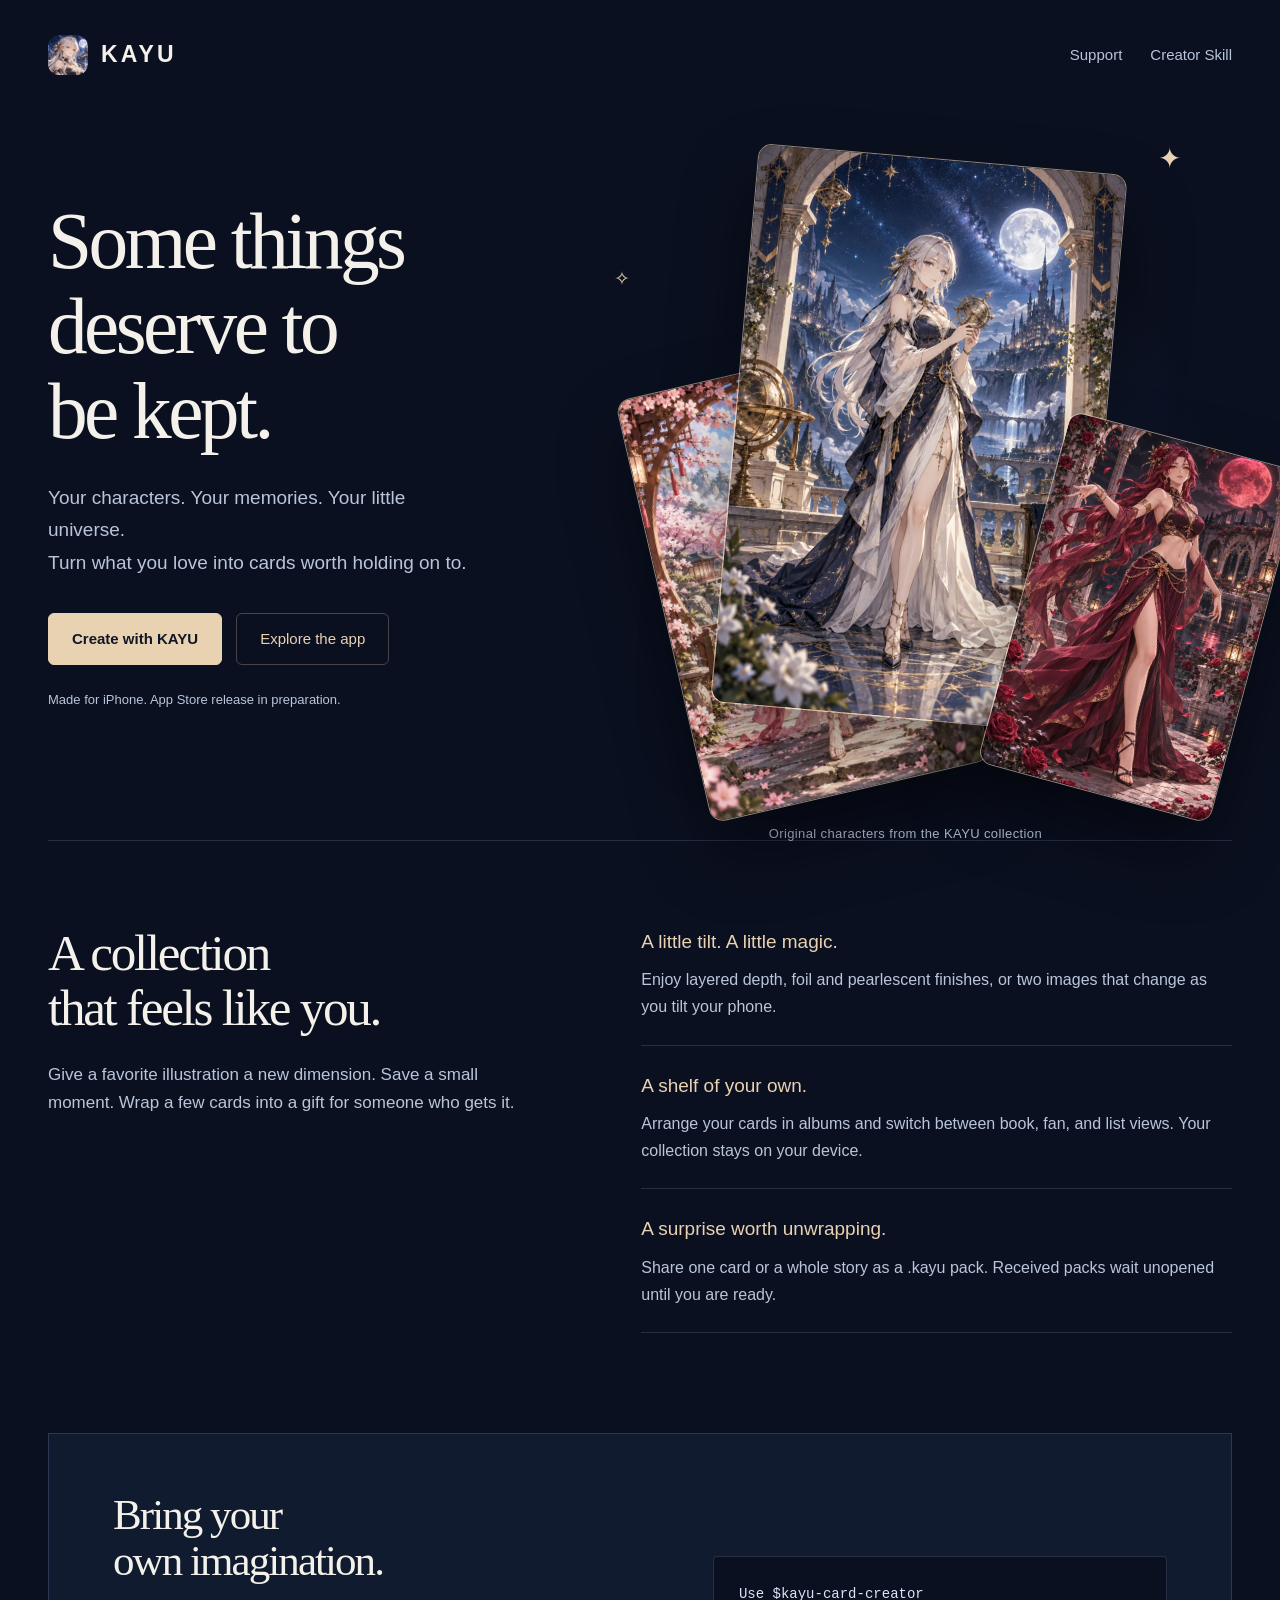
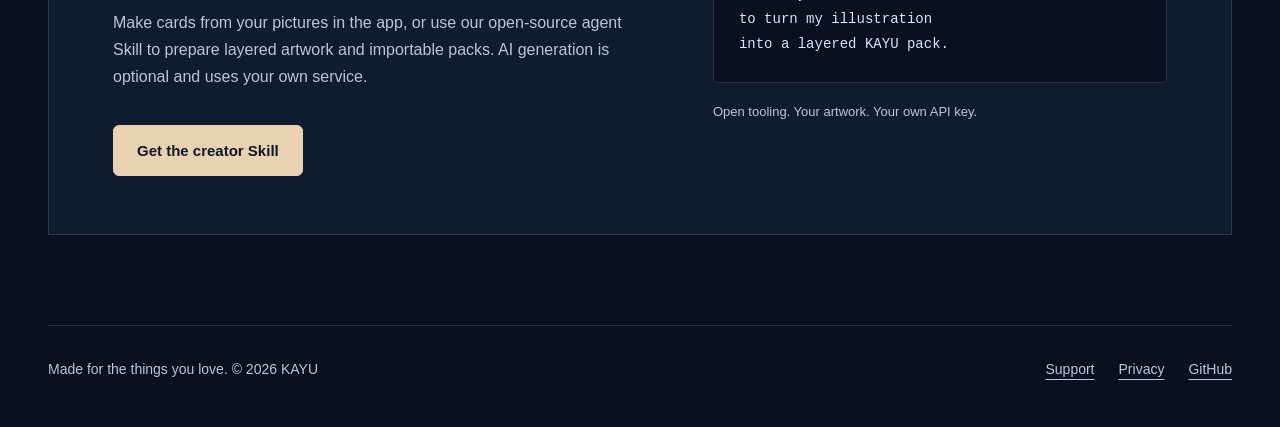
<file: docs/index.html>
<!doctype html>
<html lang="en"><head><meta charset="utf-8"><meta name="viewport" content="width=device-width, initial-scale=1"><title>KAYU — A home for your favorites</title><meta name="description" content="Make, collect, and share digital keepsake cards with depth, shimmer, and a little wonder."><meta name="theme-color" content="#0b1020"><meta property="og:title" content="KAYU — A home for your favorites"><meta property="og:description" content="Make, collect, and share digital keepsake cards with depth, shimmer, and a little wonder."><meta property="og:image" content="https://wangqvq.github.io/kayu/assets/moon.webp"><link rel="icon" href="assets/icon.png"><link rel="stylesheet" href="style.css"></head><body><header><a class="brand" href="./"><img src="assets/icon.png" alt="" width="40" height="40">KAYU</a><nav aria-label="Main navigation"><a href="support.html">Support</a><a href="https://github.com/WangQvQ/kayu">Creator Skill</a></nav></header><main><section class="hero" aria-labelledby="hero-title"><div class="hero-copy"><h1 id="hero-title">Some things<br>deserve to<br>be kept.</h1><p>Your characters. Your memories. Your little universe.<br>Turn what you love into cards worth holding on to.</p><div class="actions"><a class="button primary" href="#create">Create with KAYU</a><a class="button" href="support.html">Explore the app</a></div><small class="status">Made for iPhone. App Store release in preparation.</small></div><div class="stage" aria-label="Original KAYU character illustrations"><span class="star s1" aria-hidden="true">✦</span><span class="star s2" aria-hidden="true">✧</span><div class="art-card card-side"><img src="assets/sakura.webp" alt="A pink-haired traveler among cherry blossoms" width="600" height="900"></div><div class="art-card card-main"><img src="assets/moon.webp" alt="KAYU's silver-haired main character in a moonlit sea of stars" width="900" height="1350" fetchpriority="high"></div><div class="art-card card-third"><img src="assets/crimson.webp" alt="A crimson-haired fantasy character against a rose-colored sky" width="600" height="900"></div><span class="star s3" aria-hidden="true">✦</span><span class="caption">Original characters from the KAYU collection</span></div></section><section class="intro"><div><h2>A collection<br>that feels like you.</h2><p>Give a favorite illustration a new dimension. Save a small moment. Wrap a few cards into a gift for someone who gets it.</p></div><dl class="features"><div><dt>A little tilt. A little magic.</dt><dd>Enjoy layered depth, foil and pearlescent finishes, or two images that change as you tilt your phone.</dd></div><div><dt>A shelf of your own.</dt><dd>Arrange your cards in albums and switch between book, fan, and list views. Your collection stays on your device.</dd></div><div><dt>A surprise worth unwrapping.</dt><dd>Share one card or a whole story as a .kayu pack. Received packs wait unopened until you are ready.</dd></div></dl></section><section class="maker" id="create"><div><h2>Bring your<br>own imagination.</h2><p>Make cards from your pictures in the app, or use our open-source agent Skill to prepare layered artwork and importable packs. AI generation is optional and uses your own service.</p><div class="actions"><a class="button primary" href="https://github.com/WangQvQ/kayu/tree/main/skills/kayu-card-creator">Get the creator Skill</a></div></div><div><pre><code>Use $kayu-card-creator
to turn my illustration
into a layered KAYU pack.</code></pre><small>Open tooling. Your artwork. Your own API key.</small></div></section></main><footer><span>Made for the things you love. © 2026 KAYU</span><div class="footer-links"><a href="support.html">Support</a><a href="privacy.html">Privacy</a><a href="https://github.com/WangQvQ/kayu">GitHub</a></div></footer></body></html>
</file>
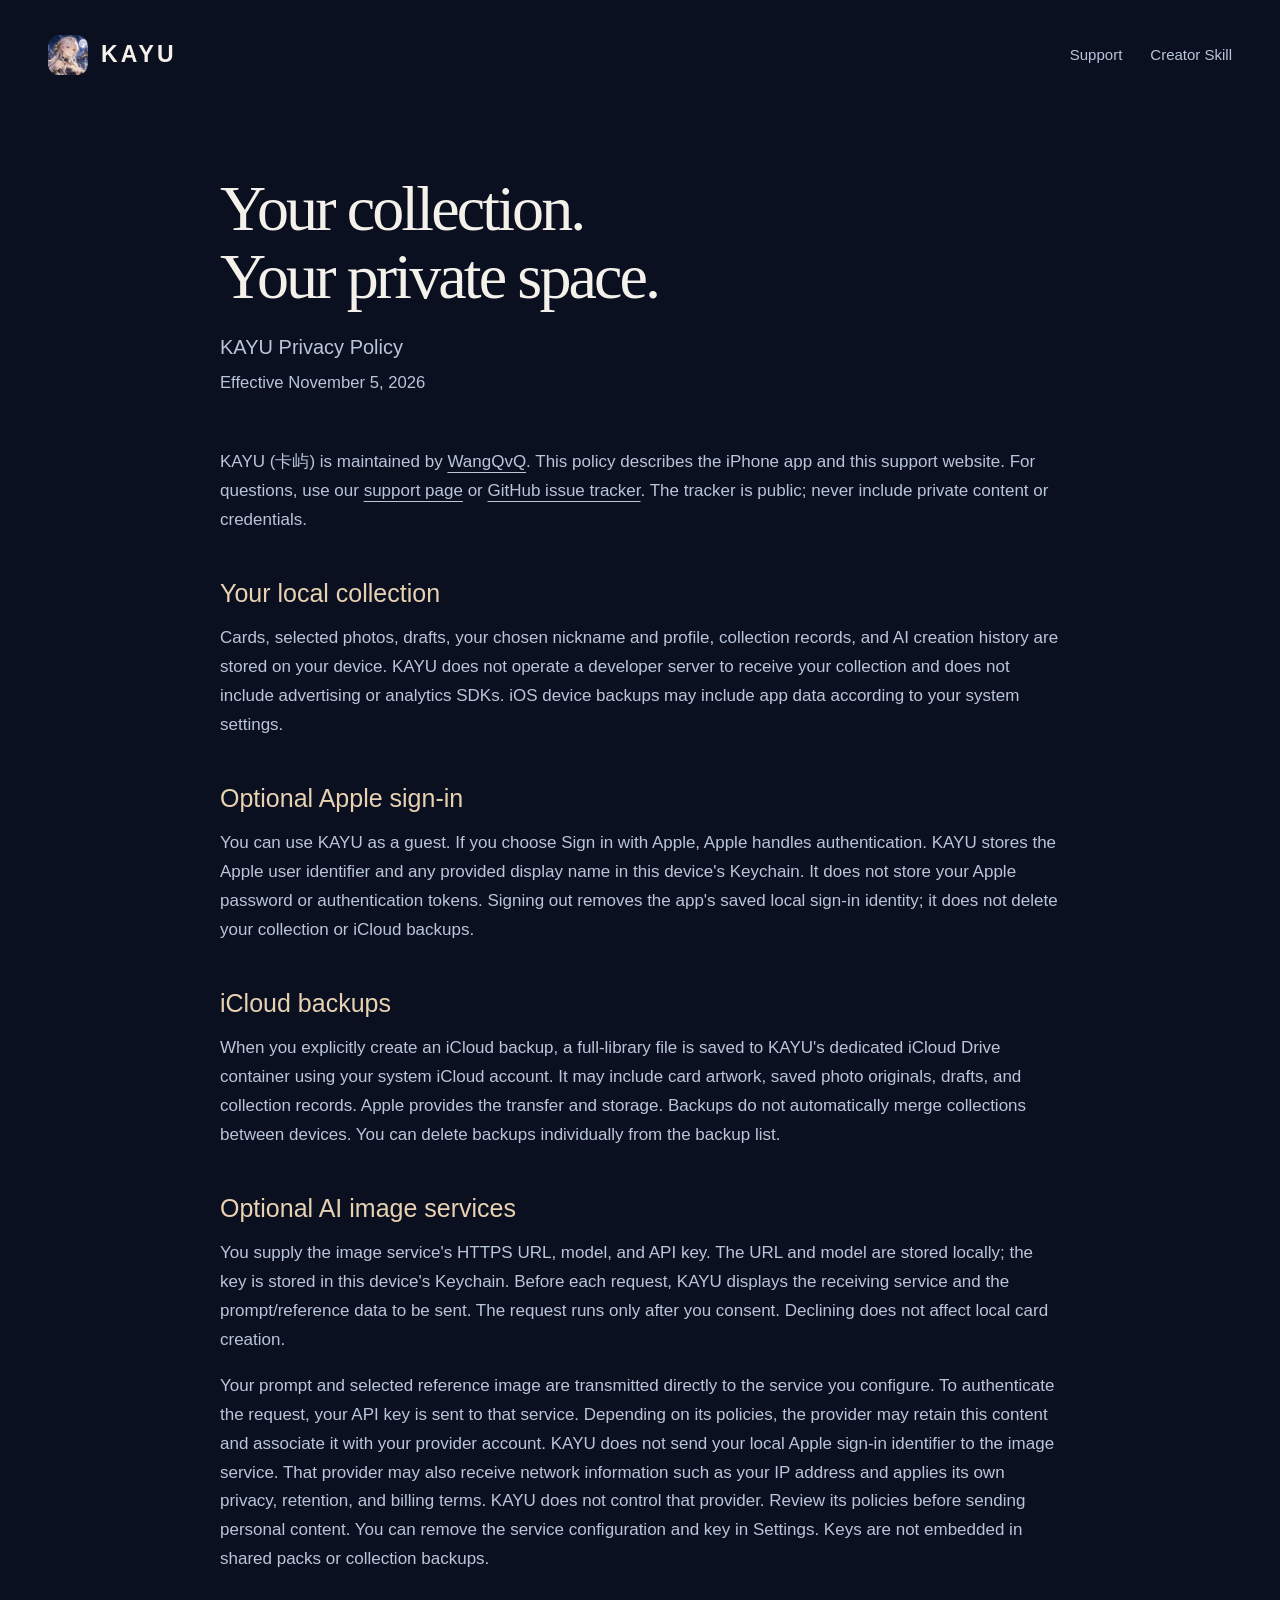
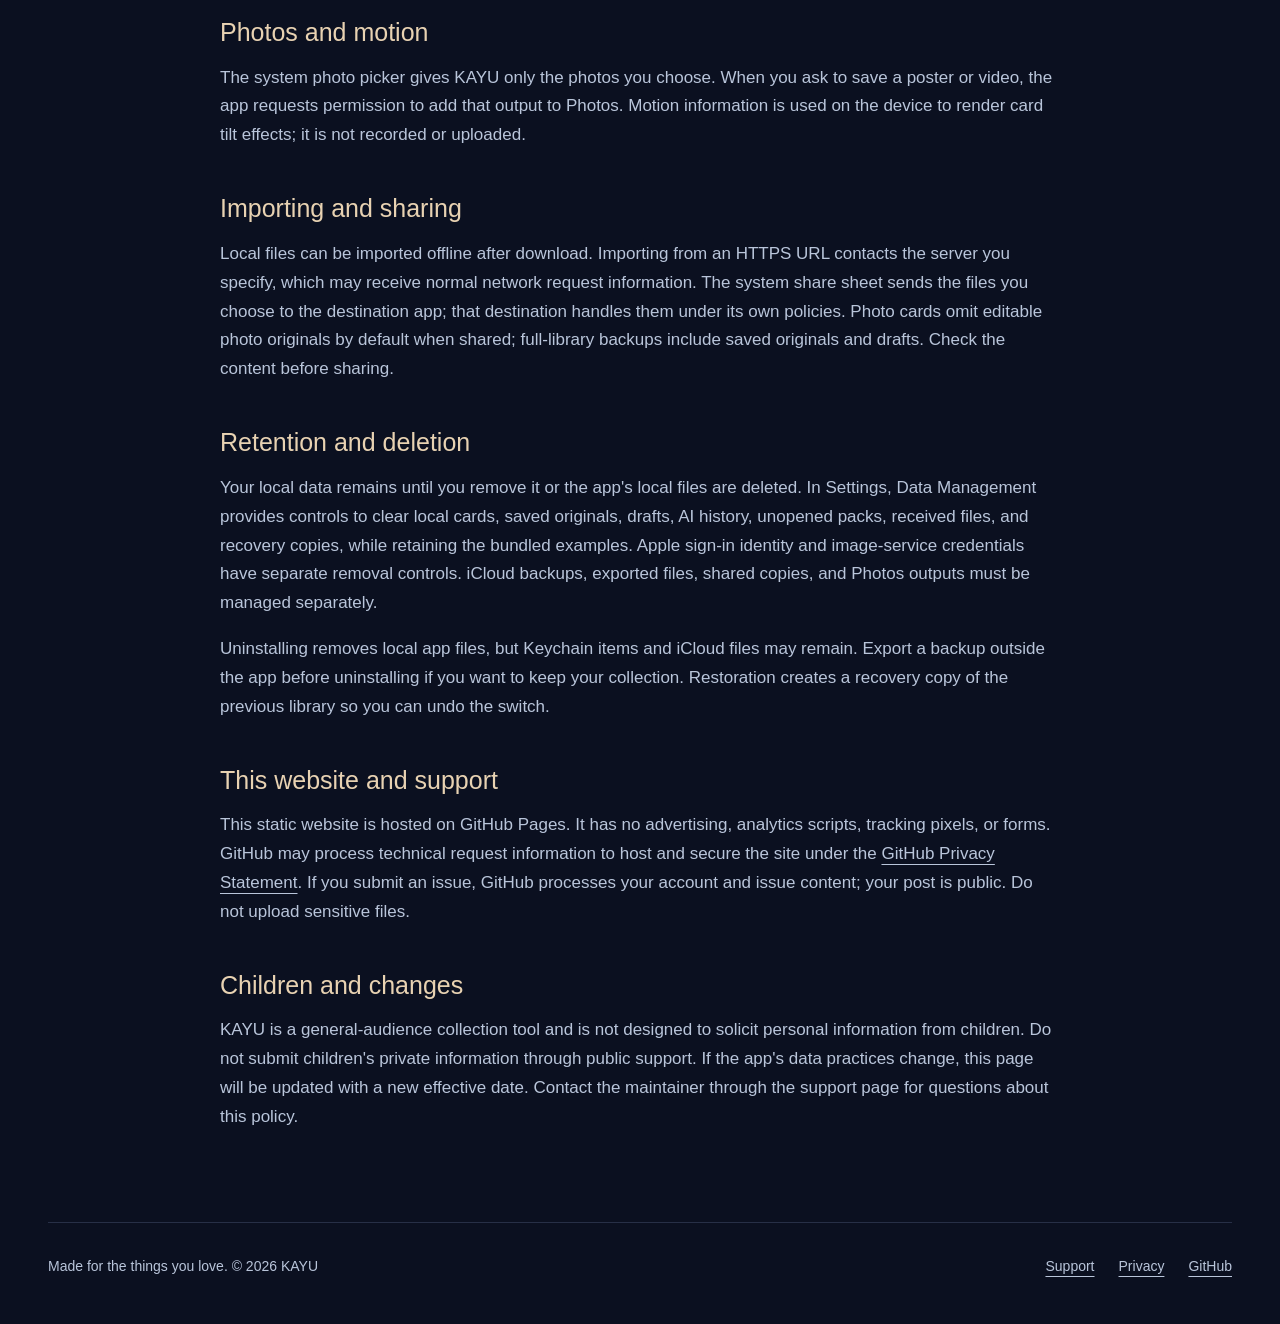
<file: docs/privacy.html>
<!doctype html>
<html lang="en"><head><meta charset="utf-8"><meta name="viewport" content="width=device-width, initial-scale=1"><title>KAYU Privacy Policy</title><meta name="description" content="How KAYU handles local collections, optional Apple sign-in, iCloud backups, and user-configured image services."><meta name="theme-color" content="#0b1020"><meta property="og:title" content="KAYU Privacy Policy"><meta property="og:description" content="How KAYU handles local collections, optional Apple sign-in, iCloud backups, and user-configured image services."><meta property="og:image" content="https://wangqvq.github.io/kayu/assets/moon.webp"><link rel="icon" href="assets/icon.png"><link rel="stylesheet" href="style.css"></head><body><header><a class="brand" href="./"><img src="assets/icon.png" alt="" width="40" height="40">KAYU</a><nav aria-label="Main navigation"><a href="support.html">Support</a><a href="https://github.com/WangQvQ/kayu">Creator Skill</a></nav></header><main><article class="document"><h1>Your collection.<br>Your private space.</h1><p class="lead">KAYU Privacy Policy<br><small>Effective November 5, 2026</small></p><p>KAYU (卡屿) is maintained by <a href="https://github.com/WangQvQ">WangQvQ</a>. This policy describes the iPhone app and this support website. For questions, use our <a href="support.html">support page</a> or <a href="https://github.com/WangQvQ/kayu/issues/new/choose">GitHub issue tracker</a>. The tracker is public; never include private content or credentials.</p><h2>Your local collection</h2><p>Cards, selected photos, drafts, your chosen nickname and profile, collection records, and AI creation history are stored on your device. KAYU does not operate a developer server to receive your collection and does not include advertising or analytics SDKs. iOS device backups may include app data according to your system settings.</p><h2>Optional Apple sign-in</h2><p>You can use KAYU as a guest. If you choose Sign in with Apple, Apple handles authentication. KAYU stores the Apple user identifier and any provided display name in this device's Keychain. It does not store your Apple password or authentication tokens. Signing out removes the app's saved local sign-in identity; it does not delete your collection or iCloud backups.</p><h2>iCloud backups</h2><p>When you explicitly create an iCloud backup, a full-library file is saved to KAYU's dedicated iCloud Drive container using your system iCloud account. It may include card artwork, saved photo originals, drafts, and collection records. Apple provides the transfer and storage. Backups do not automatically merge collections between devices. You can delete backups individually from the backup list.</p><h2>Optional AI image services</h2><p>You supply the image service's HTTPS URL, model, and API key. The URL and model are stored locally; the key is stored in this device's Keychain. Before each request, KAYU displays the receiving service and the prompt/reference data to be sent. The request runs only after you consent. Declining does not affect local card creation.</p><p>Your prompt and selected reference image are transmitted directly to the service you configure. To authenticate the request, your API key is sent to that service. Depending on its policies, the provider may retain this content and associate it with your provider account. KAYU does not send your local Apple sign-in identifier to the image service. That provider may also receive network information such as your IP address and applies its own privacy, retention, and billing terms. KAYU does not control that provider. Review its policies before sending personal content. You can remove the service configuration and key in Settings. Keys are not embedded in shared packs or collection backups.</p><h2>Photos and motion</h2><p>The system photo picker gives KAYU only the photos you choose. When you ask to save a poster or video, the app requests permission to add that output to Photos. Motion information is used on the device to render card tilt effects; it is not recorded or uploaded.</p><h2>Importing and sharing</h2><p>Local files can be imported offline after download. Importing from an HTTPS URL contacts the server you specify, which may receive normal network request information. The system share sheet sends the files you choose to the destination app; that destination handles them under its own policies. Photo cards omit editable photo originals by default when shared; full-library backups include saved originals and drafts. Check the content before sharing.</p><h2>Retention and deletion</h2><p>Your local data remains until you remove it or the app's local files are deleted. In Settings, Data Management provides controls to clear local cards, saved originals, drafts, AI history, unopened packs, received files, and recovery copies, while retaining the bundled examples. Apple sign-in identity and image-service credentials have separate removal controls. iCloud backups, exported files, shared copies, and Photos outputs must be managed separately.</p><p>Uninstalling removes local app files, but Keychain items and iCloud files may remain. Export a backup outside the app before uninstalling if you want to keep your collection. Restoration creates a recovery copy of the previous library so you can undo the switch.</p><h2>This website and support</h2><p>This static website is hosted on GitHub Pages. It has no advertising, analytics scripts, tracking pixels, or forms. GitHub may process technical request information to host and secure the site under the <a href="https://docs.github.com/en/site-policy/privacy-policies/github-general-privacy-statement">GitHub Privacy Statement</a>. If you submit an issue, GitHub processes your account and issue content; your post is public. Do not upload sensitive files.</p><h2>Children and changes</h2><p>KAYU is a general-audience collection tool and is not designed to solicit personal information from children. Do not submit children's private information through public support. If the app's data practices change, this page will be updated with a new effective date. Contact the maintainer through the support page for questions about this policy.</p></article></main><footer><span>Made for the things you love. © 2026 KAYU</span><div class="footer-links"><a href="support.html">Support</a><a href="privacy.html">Privacy</a><a href="https://github.com/WangQvQ/kayu">GitHub</a></div></footer></body></html>
</file>
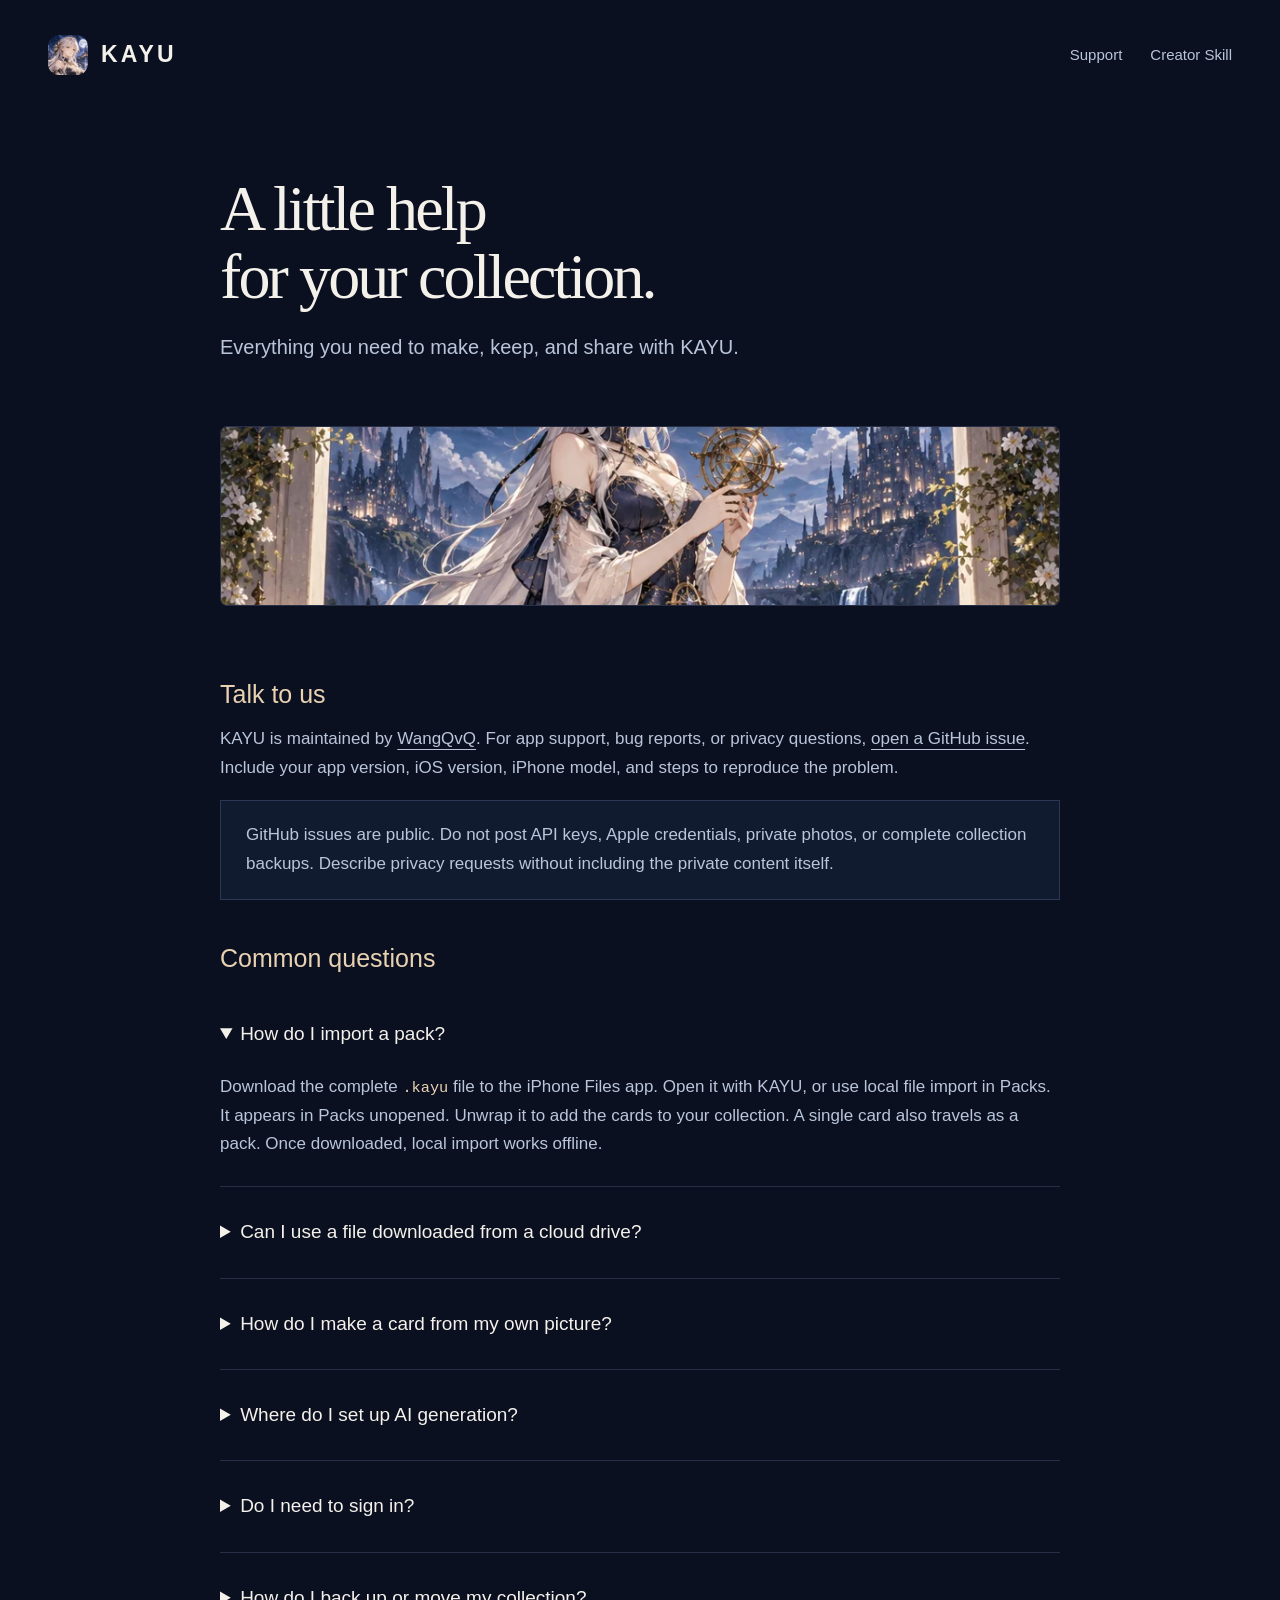
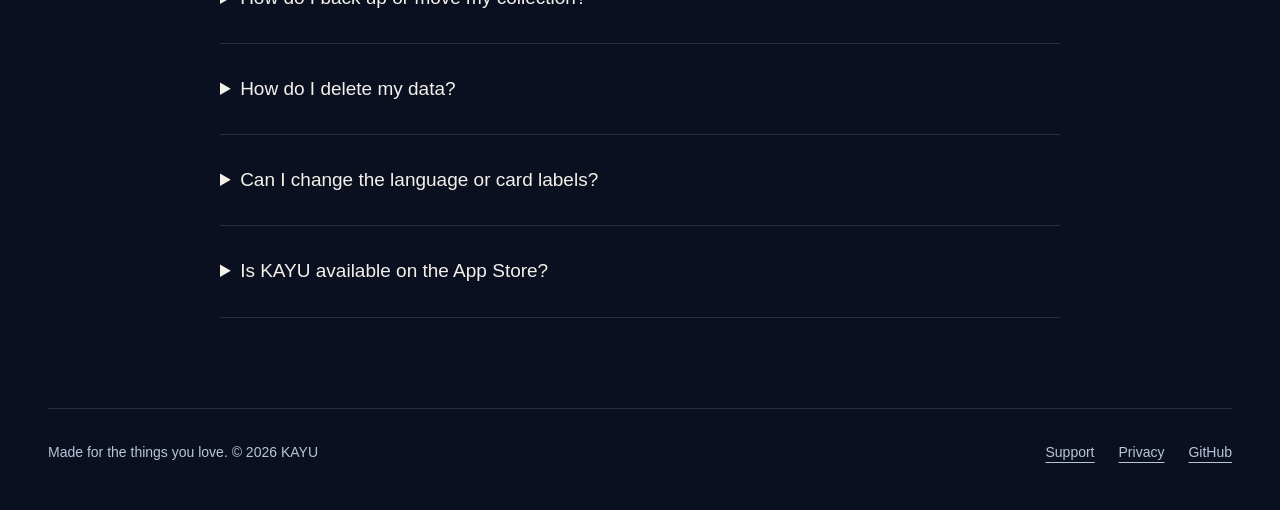
<file: docs/support.html>
<!doctype html>
<html lang="en"><head><meta charset="utf-8"><meta name="viewport" content="width=device-width, initial-scale=1"><title>KAYU Support</title><meta name="description" content="Help with making cards, importing packs, backups, language settings, and optional AI services."><meta name="theme-color" content="#0b1020"><meta property="og:title" content="KAYU Support"><meta property="og:description" content="Help with making cards, importing packs, backups, language settings, and optional AI services."><meta property="og:image" content="https://wangqvq.github.io/kayu/assets/moon.webp"><link rel="icon" href="assets/icon.png"><link rel="stylesheet" href="style.css"></head><body><header><a class="brand" href="./"><img src="assets/icon.png" alt="" width="40" height="40">KAYU</a><nav aria-label="Main navigation"><a href="support.html">Support</a><a href="https://github.com/WangQvQ/kayu">Creator Skill</a></nav></header><main><article class="document"><h1>A little help<br>for your collection.</h1><p class="lead">Everything you need to make, keep, and share with KAYU.</p><img class="support-art" src="assets/moon.webp" alt="KAYU's main character beneath a moonlit sky" width="900" height="180"><h2>Talk to us</h2><p>KAYU is maintained by <a href="https://github.com/WangQvQ">WangQvQ</a>. For app support, bug reports, or privacy questions, <a href="https://github.com/WangQvQ/kayu/issues/new/choose">open a GitHub issue</a>. Include your app version, iOS version, iPhone model, and steps to reproduce the problem.</p><p class="notice">GitHub issues are public. Do not post API keys, Apple credentials, private photos, or complete collection backups. Describe privacy requests without including the private content itself.</p><h2>Common questions</h2><details open><summary>How do I import a pack?</summary><p>Download the complete <code>.kayu</code> file to the iPhone Files app. Open it with KAYU, or use local file import in Packs. It appears in Packs unopened. Unwrap it to add the cards to your collection. A single card also travels as a pack. Once downloaded, local import works offline.</p></details><details><summary>Can I use a file downloaded from a cloud drive?</summary><p>Yes. Save the actual file to Files first, then import it locally. A cloud-drive sharing page is not itself a card pack. Downloading from the drive may need its own app or network access; KAYU does not sign in to your cloud-drive account.</p></details><details><summary>How do I make a card from my own picture?</summary><p>Open Create and choose your own picture. Adjust the layout, finish, lettering, and message, then save it to your collection. For layered cards, provide aligned subject and background images or use the creator Skill to prepare them.</p></details><details><summary>Where do I set up AI generation?</summary><p>AI is optional. In the app's image-service settings, enter your provider's HTTPS URL, compatible model name, and API key. Before each request, KAYU shows the receiving service and what will be sent. Only continue if you agree. Provider fees and data handling follow your chosen service's terms. No service key or AI credits are included.</p></details><details><summary>Do I need to sign in?</summary><p>You can use the app as a guest. Sign in with Apple is optional. iCloud backup uses your device's iCloud account and requires iCloud Drive to be available.</p></details><details><summary>How do I back up or move my collection?</summary><p>In Settings, use Backup &amp; Restore to export the whole library. Save the backup outside KAYU, or explicitly create an iCloud backup and wait until upload completes. Check your backup before changing phones or uninstalling. Restoration replaces the local library; a recovery copy lets you undo the switch. Backups do not automatically merge collections across devices.</p></details><details><summary>How do I delete my data?</summary><p>Settings offers separate controls to clear local collection data, remove the Apple sign-in identity saved on this device, and delete the image-service configuration and key. Delete iCloud backups separately in the backup list. Shared files, exported backups, and items saved to Photos must be removed from their own locations. Uninstalling can leave Keychain items and iCloud backups in place.</p></details><details><summary>Can I change the language or card labels?</summary><p>Choose System, English, Simplified Chinese, or Traditional Chinese in Settings. Card titles and creator-written stories keep their original language. In a card's appearance controls, you can independently show or hide the native name and serial-number overlays. Lettering already baked into an illustration stays part of the artwork.</p></details><details><summary>Is KAYU available on the App Store?</summary><p>The first App Store release is being prepared. We will add the official download link here when it is available.</p></details></article></main><footer><span>Made for the things you love. © 2026 KAYU</span><div class="footer-links"><a href="support.html">Support</a><a href="privacy.html">Privacy</a><a href="https://github.com/WangQvQ/kayu">GitHub</a></div></footer></body></html>
</file>
<file: docs/style.css>
@charset "UTF-8";
:root{color-scheme:dark;--ink:#f4f1eb;--muted:#b9c5da;--night:#0b1020;--silver:#b4c8ff;--gold:#e8d2b2;--line:#b4c8ff2b}*{box-sizing:border-box}html{scroll-behavior:smooth}body{margin:0;background:var(--night);color:var(--ink);font:17px/1.7 -apple-system,BlinkMacSystemFont,"Segoe UI",sans-serif}a{color:inherit;text-underline-offset:5px}a:focus-visible,summary:focus-visible{outline:3px solid var(--gold);outline-offset:6px}header,main,footer{width:min(1240px,calc(100% - 96px));margin:auto}header{min-height:110px;display:flex;align-items:center;justify-content:space-between;gap:24px}nav{display:flex;gap:28px;align-items:center}nav a{text-decoration:none;font-size:15px;color:var(--muted);padding:12px 0}nav a:hover,nav a[aria-current=page]{color:var(--ink)}.brand{display:flex;align-items:center;gap:13px;text-decoration:none;font-size:23px;letter-spacing:.14em;font-weight:650}.brand img{width:40px;height:40px;border-radius:11px}.hero{min-height:730px;display:grid;grid-template-columns:1fr 1fr;gap:40px;align-items:center;position:relative}.hero-copy{position:relative;z-index:2;padding-bottom:40px}h1,h2,h3,p{margin-top:0}h1,h2{font-family:Georgia,"Times New Roman",serif;font-weight:400;line-height:1.07;letter-spacing:-.045em}h1{font-size:clamp(54px,6.2vw,88px);margin-bottom:28px}.hero p{max-width:430px;font-size:19px;line-height:1.7;color:var(--muted)}.actions{display:flex;flex-wrap:wrap;gap:14px;margin-top:34px}.button{display:inline-flex;align-items:center;justify-content:center;text-decoration:none;padding:12px 23px;min-height:50px;border:1px solid #e8d2b244;border-radius:6px;color:var(--gold);font-size:15px}.button.primary{color:#101727;background:var(--gold);border-color:var(--gold);font-weight:600}.status{display:block;font-size:13px;color:var(--muted);margin-top:24px}.stage{height:710px;position:relative;perspective:1000px}.stage:before{content:"";position:absolute;inset:8% 0 0 0;background:radial-gradient(ellipse,#334c7a55,transparent 66%);pointer-events:none}.art-card{position:absolute;display:block;overflow:hidden;aspect-ratio:66/100;border:1px solid #e8d2b299;border-radius:14px;box-shadow:0 35px 70px #0007}.art-card img{display:block;width:100%;height:100%;object-fit:cover}.card-main{width:72%;max-width:370px;left:13%;top:38px;transform:rotate(5deg);z-index:2}.card-side{width:50%;left:0;top:244px;transform:rotate(-13deg);z-index:1}.card-third{width:42%;right:-5%;top:315px;transform:rotate(15deg);z-index:3}.caption{position:absolute;bottom:-15px;left:19%;color:var(--muted);font-size:13px;letter-spacing:.03em}.star{position:absolute;color:var(--gold);font-size:28px;font-weight:200;pointer-events:none}.s1{right:9%;top:15px}.s2{left:-8%;top:143px;font-size:19px}.s3{right:8%;bottom:105px;font-size:18px}.intro{padding:85px 0 100px;border-top:1px solid var(--line);display:grid;grid-template-columns:.9fr 1.1fr;gap:110px}.intro h2,.maker h2{font-size:clamp(39px,4vw,57px);max-width:490px;margin-bottom:25px}.intro p,.maker p{color:var(--muted);max-width:530px}.features{margin:0}.features>div{padding:24px 0;border-bottom:1px solid var(--line)}.features>div:first-child{padding-top:0}.features dt{font-size:19px;color:var(--gold);margin-bottom:8px}.features dd{margin:0;color:var(--muted);font-size:16px;line-height:1.7}.maker{padding:58px 64px;display:grid;grid-template-columns:1.2fr 1fr;gap:55px;align-items:center;border:1px solid var(--line);background:#111b30}.maker h2{font-size:43px}.maker p{font-size:16px;margin-bottom:0}.maker pre{overflow-x:auto;padding:25px;background:#0b1020;border:1px solid var(--line);font-size:14px;line-height:1.8;color:#d9e3fa;border-radius:4px}.maker small{color:var(--muted);font-size:13px}footer{display:flex;justify-content:space-between;gap:25px;margin-top:90px;padding:32px 0 45px;border-top:1px solid var(--line);color:var(--muted);font-size:14px}.footer-links{display:flex;gap:24px;flex-wrap:wrap}.document{max-width:840px;margin:65px auto 0;min-height:60vh}.document h1{font-size:clamp(45px,5vw,65px);margin-bottom:18px}.document .lead{font-size:20px;color:var(--muted);margin-bottom:50px}.document h2{font:500 25px/1.3 -apple-system,BlinkMacSystemFont,"Segoe UI",sans-serif;letter-spacing:0;margin:42px 0 15px;color:var(--gold)}.document p,.document li{color:var(--muted)}.document ul,.document ol{padding-left:25px}.document li{padding-left:6px;margin-bottom:10px}.document .notice{padding:20px 25px;border:1px solid var(--line);background:#111b30}.document details{border-bottom:1px solid var(--line);padding:23px 0}.document summary{font-size:19px;font-weight:500;cursor:pointer;padding:6px 0;color:var(--ink);min-height:44px}.document details p{margin:16px 0 4px}.document code{color:var(--gold);font-size:.9em}.support-art{width:100%;max-height:180px;object-fit:cover;object-position:center 28%;border-radius:7px;margin:12px 0 20px;border:1px solid var(--line)}@media(min-width:1600px){.hero{min-height:780px}}@media(max-width:900px){header,main,footer{width:calc(100% - 48px)}.hero{gap:5px}.stage{height:590px}.card-main{top:30px;width:80%;left:4%}.card-side{left:-5%;top:240px}.card-third{top:295px;right:-4%}.caption{bottom:0;left:0}.intro{gap:45px}.maker{padding:38px;gap:28px}.maker h2{font-size:36px}}@media(max-width:650px){header,main,footer{width:calc(100% - 40px)}header{min-height:86px;gap:12px}.brand{font-size:19px;gap:9px}.brand img{width:34px;height:34px}nav{gap:18px}nav a{font-size:14px}.hero{grid-template-columns:1fr;gap:0;min-height:auto;padding-top:34px}.hero-copy{padding-bottom:0}h1{font-size:57px;max-width:350px;margin-bottom:22px}.hero p{font-size:17px;max-width:350px}.actions{margin-top:27px;gap:12px}.button{padding:11px 18px}.status{font-size:12px;margin-top:18px}.stage{height:550px;max-width:390px;width:100%;margin:30px auto 0}.card-main{width:70%;left:15%;top:16px}.card-side{width:50%;left:0;top:210px}.card-third{width:43%;right:0;top:245px}.caption{bottom:5px;left:5%;font-size:12px}.s1{right:2%;top:5px}.s2{left:0;top:120px}.s3{bottom:80px;right:0}.intro{grid-template-columns:1fr;padding:60px 0;gap:30px}.intro h2{font-size:43px}.intro p{margin-bottom:0}.maker{display:block;padding:30px 23px}.maker h2{font-size:35px}.maker .actions{margin-top:22px}.maker pre{font-size:13px;padding:20px;margin-top:30px}footer{margin-top:55px;flex-direction:column;gap:15px;font-size:13px;padding:28px 0}.document{margin-top:36px}.document .lead{font-size:18px;margin-bottom:35px}.document h2{font-size:23px}.document p,.document li{font-size:16px}}@media(prefers-reduced-motion:reduce){html{scroll-behavior:auto}}
</file>
